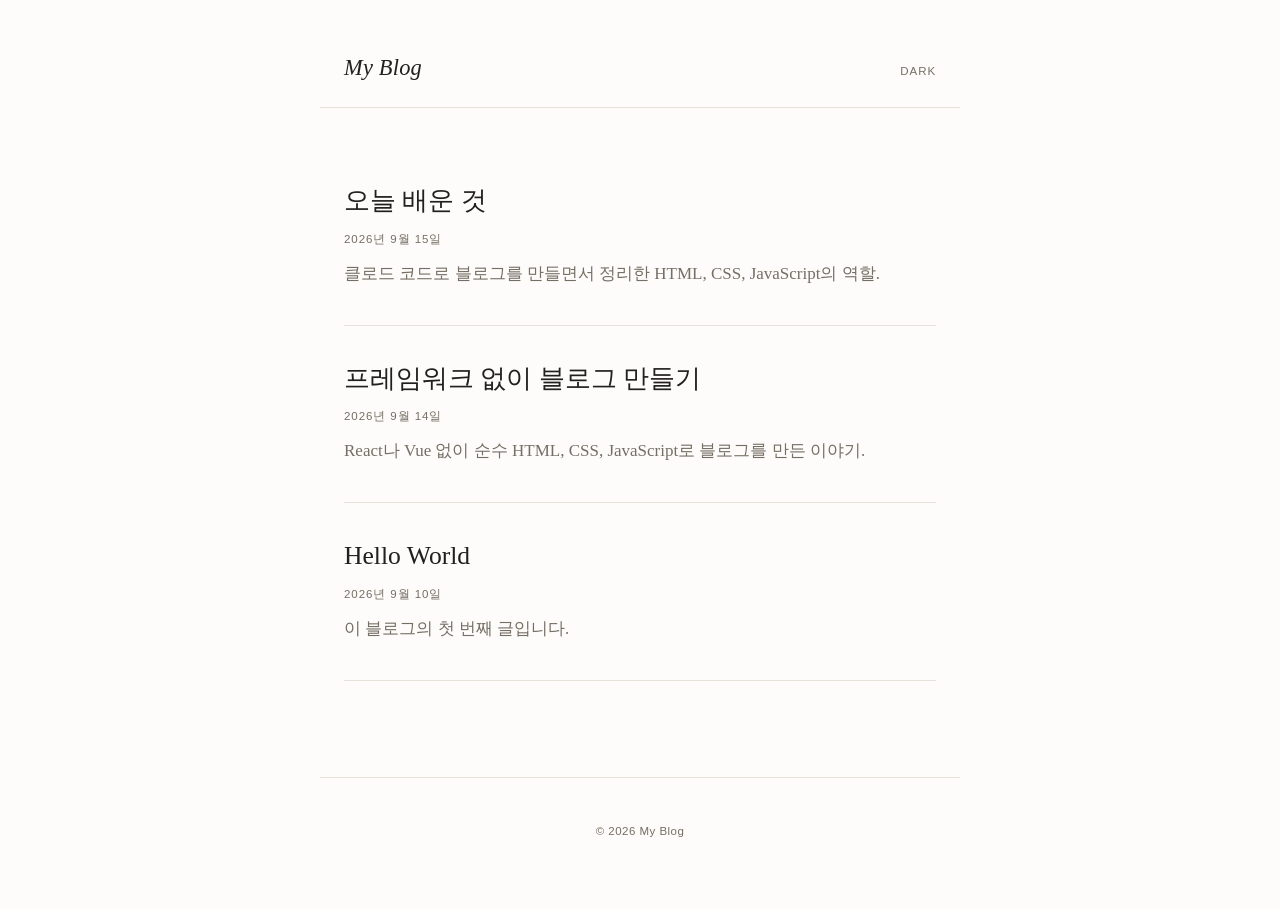
<file: index.html>
<!DOCTYPE html>
<html lang="ko">
<head>
<meta charset="UTF-8">
<meta name="viewport" content="width=device-width, initial-scale=1.0">
<title>My Blog</title>
<link rel="stylesheet" href="css/style.css">
<script>
  (function () {
    var saved = localStorage.getItem('theme');
    if (saved) document.documentElement.setAttribute('data-theme', saved);
  })();
</script>
</head>
<body>
  <header class="site-header">
    <a class="site-title" href="index.html">My Blog</a>
    <button id="theme-toggle" class="theme-toggle" aria-label="테마 전환" title="테마 전환">
      <span class="icon icon-sun">Dark</span>
      <span class="icon icon-moon">Light</span>
    </button>
  </header>

  <main class="container">
    <ul id="post-list" class="post-list">
      <li class="post-list-status">글을 불러오는 중...</li>
    </ul>
  </main>

  <footer class="site-footer">
    <p>&copy; <span id="year"></span> My Blog</p>
  </footer>

  <script src="js/theme.js"></script>
  <script src="js/markdown.js"></script>
  <script src="js/app.js"></script>
</body>
</html>
</file>
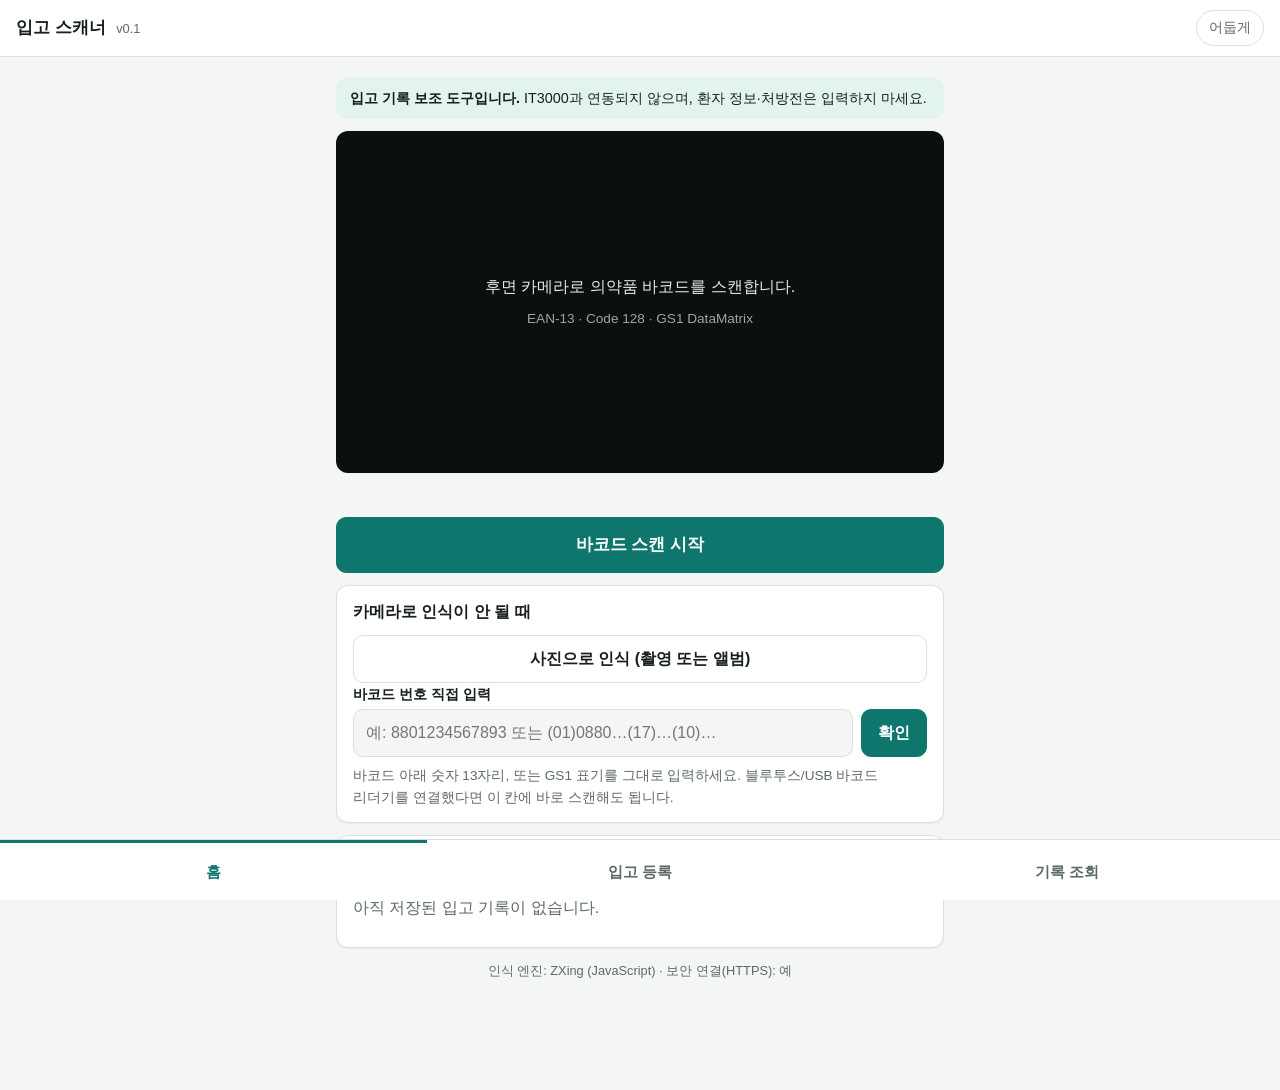
<file: pharmacy/index.html>
<!DOCTYPE html>
<html lang="ko">
<head>
<meta charset="UTF-8">
<meta name="viewport" content="width=device-width, initial-scale=1.0, viewport-fit=cover">
<meta name="robots" content="noindex">
<meta http-equiv="Content-Security-Policy" content="default-src 'self'; script-src 'self' 'sha256-612696SzyrfbVvUA0o4UFTeRKGoIwgdpD7ovoA6j/QU='; style-src 'self' 'unsafe-inline'; img-src 'self' blob:; media-src 'self' blob: mediastream:; connect-src 'self'; object-src 'none'; base-uri 'none'; form-action 'self'">
<meta name="referrer" content="no-referrer">
<meta name="theme-color" content="#0f766e">
<title>약국 입고 스캐너 v0.1</title>
<link rel="stylesheet" href="css/app.css">
<script>
  (function () {
    try {
      var saved = localStorage.getItem('pbs.theme');
      if (saved) document.documentElement.setAttribute('data-theme', saved);
    } catch (e) {}
  })();
</script>
</head>
<body>
  <header class="app-header">
    <div class="app-title">
      <strong>입고 스캐너</strong>
      <span class="app-version">v0.1</span>
    </div>
    <button id="theme-toggle" class="icon-btn" type="button" aria-label="화면 테마 전환">
      <span class="theme-label-dark">어둡게</span><span class="theme-label-light">밝게</span>
    </button>
  </header>

  <main id="main">
    <!-- 홈: 바코드 스캔 -->
    <section class="view" data-view="home" aria-labelledby="home-title">
      <h1 id="home-title" class="sr-only">바코드 스캔</h1>

      <div class="notice">
        <strong>입고 기록 보조 도구입니다.</strong>
        IT3000과 연동되지 않으며, 환자 정보·처방전은 입력하지 마세요.
      </div>

      <div class="scanner" id="scanner">
        <video id="video" class="scanner-video" playsinline muted></video>
        <div class="scanner-guide" aria-hidden="true"></div>
        <div class="scanner-idle" id="scanner-idle">
          <p>후면 카메라로 의약품 바코드를 스캔합니다.</p>
          <p class="muted">EAN-13 · Code 128 · GS1 DataMatrix</p>
        </div>
        <div class="scanner-tools" id="scanner-tools" hidden>
          <button type="button" class="chip" id="torch-btn" hidden aria-pressed="false">조명</button>
          <label class="zoom" id="zoom-wrap" hidden>확대
            <input type="range" id="zoom-range" min="1" max="4" step="0.1" value="1">
          </label>
        </div>
      </div>
      <p class="scanner-status" id="scanner-status" role="status" aria-live="polite"></p>
      <div class="error-box" id="camera-error" role="alert" hidden></div>

      <div class="btn-row">
        <button type="button" class="btn btn-primary btn-lg" id="scan-start">바코드 스캔 시작</button>
        <button type="button" class="btn btn-lg" id="scan-stop" hidden>스캔 중지</button>
      </div>

      <div class="card">
        <h2 class="card-title">카메라로 인식이 안 될 때</h2>
        <label class="btn btn-block file-btn">
          사진으로 인식 (촬영 또는 앨범)
          <input type="file" id="photo-input" accept="image/*">
        </label>
        <div id="region-picker" class="region-picker" hidden>
          <p class="hint">사진에서 바코드 부분을 손가락으로 끌어 사각형으로 감싼 뒤 [선택 영역 인식]을 누르세요.</p>
          <canvas id="region-canvas" aria-label="바코드 영역 지정"></canvas>
          <div class="btn-row">
            <button type="button" class="btn" id="region-cancel">닫기</button>
            <button type="button" class="btn btn-primary" id="region-retry" disabled>선택 영역 인식</button>
          </div>
        </div>
        <form id="manual-form" class="manual-form" autocomplete="off">
          <label for="manual-code">바코드 번호 직접 입력</label>
          <div class="input-row">
            <input id="manual-code" name="code" type="text" inputmode="text" enterkeyhint="go"
                   placeholder="예: 8801234567893 또는 (01)0880…(17)…(10)…" required>
            <button type="submit" class="btn btn-primary">확인</button>
          </div>
          <p class="hint">바코드 아래 숫자 13자리, 또는 GS1 표기를 그대로 입력하세요. 블루투스/USB 바코드 리더기를 연결했다면 이 칸에 바로 스캔해도 됩니다.</p>
        </form>
      </div>

      <div class="card">
        <h2 class="card-title">최근 입고 기록</h2>
        <ul class="record-list compact" id="recent-list"></ul>
      </div>

      <p class="engine-info" id="engine-info"></p>
    </section>

    <!-- 입고 등록 -->
    <section class="view" data-view="receive" aria-labelledby="receive-title" hidden>
      <h1 id="receive-title" class="view-title">입고 등록</h1>

      <div id="receive-empty" class="card" hidden>
        <p>먼저 바코드를 스캔하거나 입력하세요.</p>
        <a class="btn btn-primary btn-block" href="#home">홈에서 스캔하기</a>
      </div>

      <form id="receive-form" class="form" novalidate hidden>
        <fieldset class="card">
          <legend class="card-title">스캔한 바코드</legend>
          <dl class="kv">
            <dt>형식</dt><dd id="scan-format"></dd>
            <dt>원본 문자열</dt><dd><code id="scan-raw" class="raw"></code></dd>
            <dt>인식 방법</dt><dd id="scan-source"></dd>
            <dt>GTIN</dt><dd id="scan-gtin"></dd>
          </dl>
          <div id="scan-gs1" class="gs1-table" hidden></div>
          <ul id="scan-warnings" class="warnings" hidden></ul>
          <details class="diag" id="scan-diag">
            <summary>진단 정보 (스캔 원문 확인)</summary>
            <div id="scan-diag-body"></div>
          </details>
          <a href="#home" class="link" id="rescan-link">다른 바코드 스캔</a>
        </fieldset>

        <fieldset class="card">
          <legend class="card-title">의약품 정보</legend>
          <p id="product-status" class="status-pill"></p>
          <div class="field">
            <label for="f-name">약품명</label>
            <input id="f-name" name="name" type="text" placeholder="미확인" autocomplete="off">
          </div>
          <div class="field">
            <label for="f-manufacturer">제조사</label>
            <input id="f-manufacturer" name="manufacturer" type="text" placeholder="미확인" autocomplete="off">
          </div>
          <div class="field-grid">
            <div class="field">
              <label for="f-packUnit">포장단위</label>
              <input id="f-packUnit" name="packUnit" type="text" placeholder="예: 30정/병" autocomplete="off">
            </div>
            <div class="field">
              <label for="f-it3000Box">IT3000 박스번호</label>
              <input id="f-it3000Box" name="it3000Box" type="text" placeholder="예: A-12" autocomplete="off">
            </div>
          </div>
          <p class="hint">모르는 항목은 비워 두세요. 빈 칸은 '미확인'으로 저장됩니다. 약품 정보를 고치면 같은 바코드의 모든 입고 기록에 반영됩니다.</p>
        </fieldset>

        <fieldset class="card">
          <legend class="card-title">입고 정보</legend>
          <div class="field">
            <label for="f-supplier">공급처 <span class="req">필수</span></label>
            <input id="f-supplier" name="supplier" type="text" list="supplier-list" required autocomplete="off">
            <datalist id="supplier-list"></datalist>
          </div>
          <div class="field">
            <label for="f-receivedDate">실제 입고 날짜 <span class="req">필수</span></label>
            <input id="f-receivedDate" name="receivedDate" type="date" required>
          </div>
          <div class="field-grid">
            <div class="field">
              <label for="f-quantity">입고 수량 <span class="req">필수</span></label>
              <input id="f-quantity" name="quantity" type="number" inputmode="decimal" min="0" step="any" required>
            </div>
            <div class="field">
              <label for="f-unit">단위 <span class="req">필수</span></label>
              <input id="f-unit" name="unit" type="text" list="unit-list" required autocomplete="off">
              <datalist id="unit-list">
                <option value="박스"></option>
                <option value="통"></option>
                <option value="병"></option>
                <option value="개"></option>
                <option value="정"></option>
                <option value="캡슐"></option>
                <option value="포"></option>
                <option value="앰플"></option>
                <option value="바이알"></option>
                <option value="튜브"></option>
              </datalist>
            </div>
          </div>
          <div class="field-grid">
            <div class="field">
              <label for="f-barcodeLot">제조번호 (바코드)</label>
              <input id="f-barcodeLot" type="text" readonly tabindex="-1" placeholder="없음">
            </div>
            <div class="field">
              <label for="f-lot">제조번호 (포장 확인) <span class="opt">선택</span></label>
              <input id="f-lot" name="lot" type="text" autocomplete="off">
            </div>
          </div>
          <p class="hint" id="lot-hint">바코드 값은 수정할 수 없습니다. 포장 인쇄가 바코드 값과 같으면 비워 두세요.</p>
          <p class="status-pill warn" id="lot-mismatch" role="status" hidden></p>
          <div class="field">
            <label for="f-expiry">사용기한 <span class="opt">선택</span></label>
            <input id="f-expiry" name="expiry" type="date">
          </div>
          <p class="hint" id="gs1-prefill-hint" hidden>사용기한은 바코드에서 자동으로 채웠습니다. 포장 표기와 같은지 확인하세요.</p>
          <div class="field">
            <label for="f-memo">메모 <span class="opt">선택</span></label>
            <input id="f-memo" name="memo" type="text" autocomplete="off" placeholder="환자 정보는 입력하지 마세요">
          </div>
        </fieldset>

        <div class="card confirm-card">
          <label class="check">
            <input type="checkbox" id="f-confirm" required>
            <span>실물 포장의 제품명·규격과 위 정보가 일치하는지 <strong>직접 확인했습니다.</strong></span>
          </label>
          <p class="hint">바코드는 잘못 읽힐 수 있습니다. 이 기록은 재고 수량이나 조제 가능 여부를 나타내지 않습니다.</p>
        </div>

        <div class="error-box" id="form-error" role="alert" hidden></div>

        <div class="btn-row sticky-actions">
          <button type="button" class="btn" id="receive-cancel">취소</button>
          <button type="submit" class="btn btn-primary" id="receive-submit">입고 기록 저장</button>
        </div>
      </form>
    </section>

    <!-- 기록 조회 -->
    <section class="view" data-view="records" aria-labelledby="records-title" hidden>
      <h1 id="records-title" class="view-title">기록 조회</h1>

      <div class="tabs" role="tablist">
        <button type="button" role="tab" class="tab" id="tab-receipts" aria-selected="true">입고 기록</button>
        <button type="button" role="tab" class="tab" id="tab-products" aria-selected="false">약품</button>
      </div>

      <div class="filters">
        <input type="search" id="search-q" placeholder="약품명, 바코드, 공급처, 제조번호, 박스번호" aria-label="검색어">
        <div class="field-grid" id="date-filters">
          <label class="field">시작일<input type="date" id="search-from"></label>
          <label class="field">종료일<input type="date" id="search-to"></label>
        </div>
        <div id="product-filter" class="filter-chip" hidden>
          <span id="product-filter-label"></span>
          <button type="button" class="link" id="product-filter-clear">필터 해제</button>
        </div>
      </div>

      <p class="result-count" id="result-count" role="status"></p>
      <ul class="record-list" id="receipt-list"></ul>
      <ul class="record-list" id="product-list" hidden></ul>
      <p class="hint center">입고 기록은 실제 보유 재고 수량이 아닙니다.</p>

      <div class="card">
        <h2 class="card-title">데이터 관리</h2>
        <p class="hint" id="storage-info"></p>
        <label class="check small">
          <input type="checkbox" id="csv-excel" checked>
          <span>엑셀용 CSV (바코드 숫자가 지수로 바뀌지 않게 저장)</span>
        </label>
        <div class="btn-stack">
          <button type="button" class="btn" id="export-csv">CSV 내보내기 (현재 검색 결과)</button>
          <button type="button" class="btn" id="export-backup">백업 파일 저장 (JSON)</button>
          <label class="btn file-btn">백업 파일에서 복원
            <input type="file" id="import-backup" accept="application/json,.json">
          </label>
          <button type="button" class="btn btn-danger" id="clear-all">모든 데이터 삭제</button>
        </div>
        <p class="hint">데이터는 이 기기의 이 브라우저에만 저장됩니다. 브라우저 데이터 삭제, 앱 삭제, 다른 기기 사용 시 기록이 보이지 않으니 정기적으로 백업 파일을 저장하세요.</p>
      </div>
    </section>
  </main>

  <nav class="tabbar" aria-label="주요 화면">
    <a href="#home" data-nav="home">홈</a>
    <a href="#receive" data-nav="receive">입고 등록</a>
    <a href="#records" data-nav="records">기록 조회</a>
  </nav>

  <div class="toast" id="toast" role="status" aria-live="polite" hidden></div>

  <script src="vendor/zxing-library-0.21.3.min.js"></script>
  <script src="js/barcode.js"></script>
  <script src="js/store.js"></script>
  <script src="js/csv.js"></script>
  <script src="js/scanner.js"></script>
  <script src="js/app.js"></script>
</body>
</html>
</file>
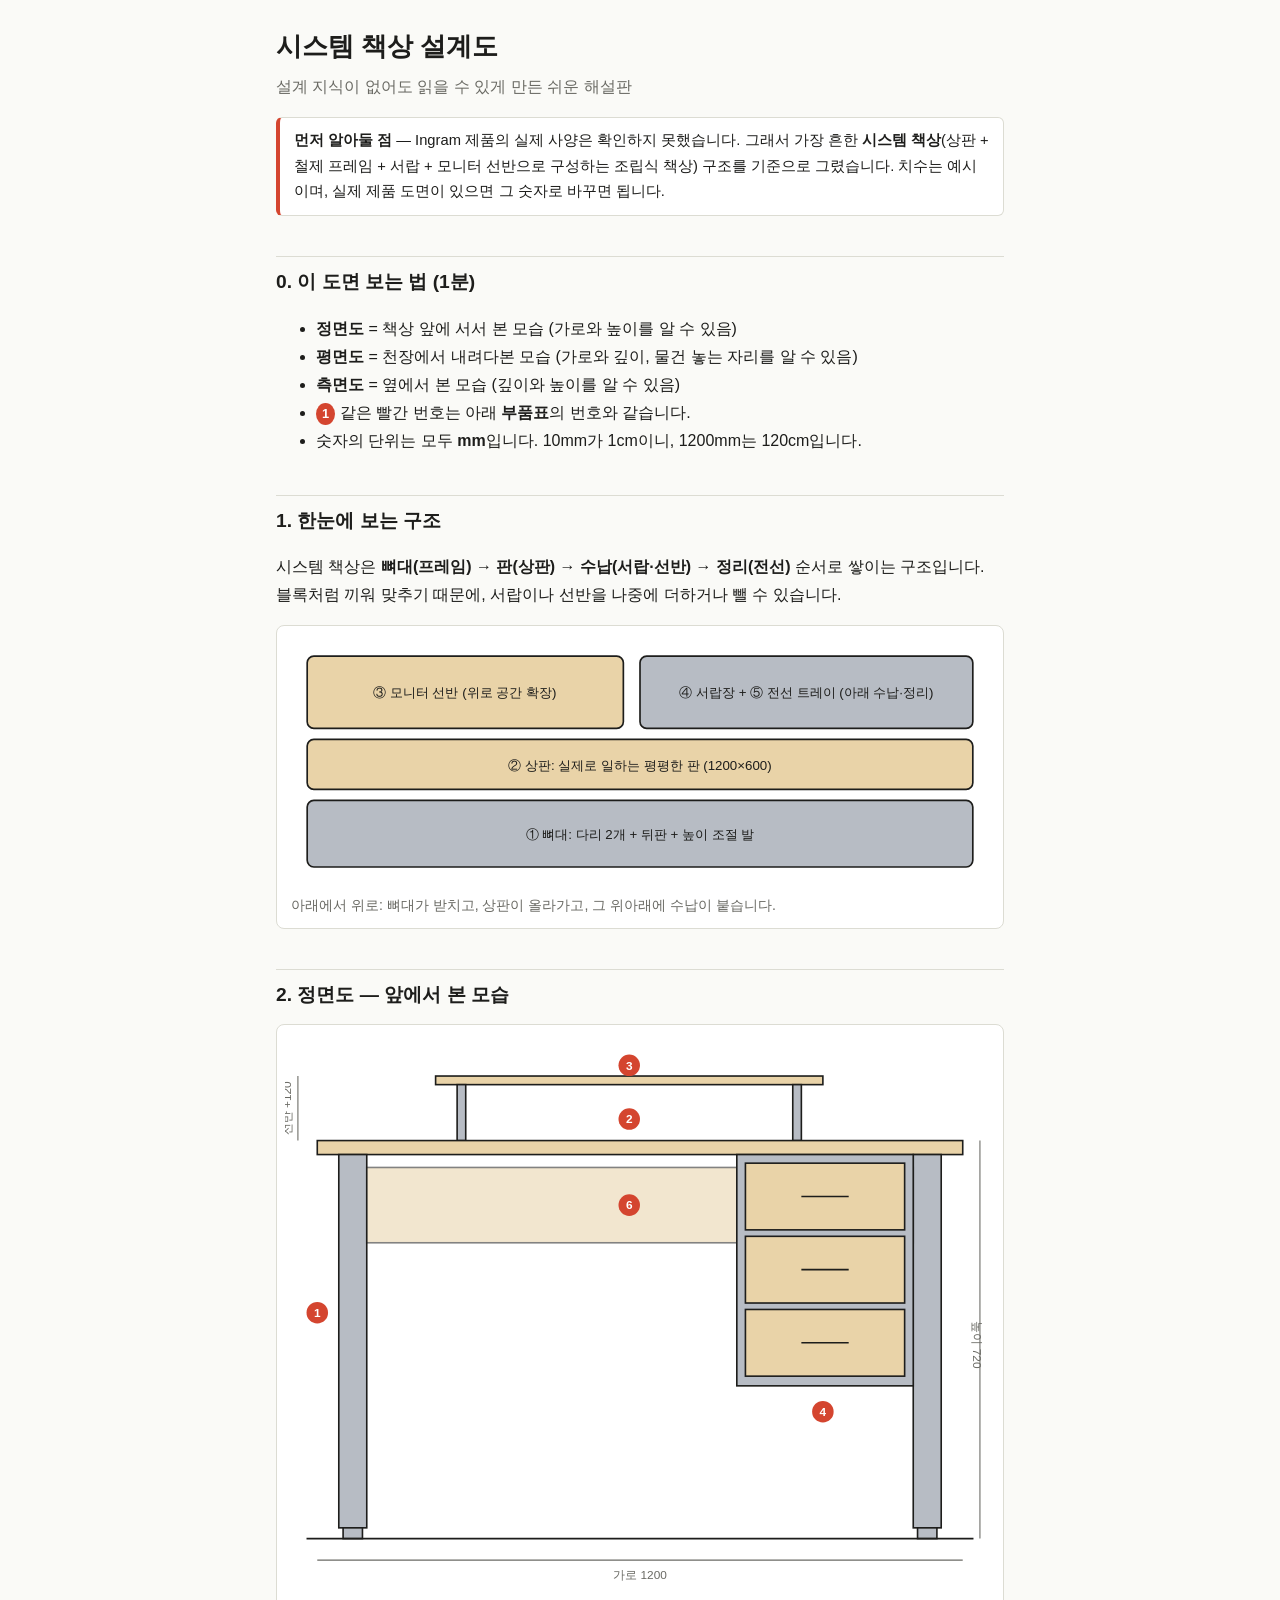
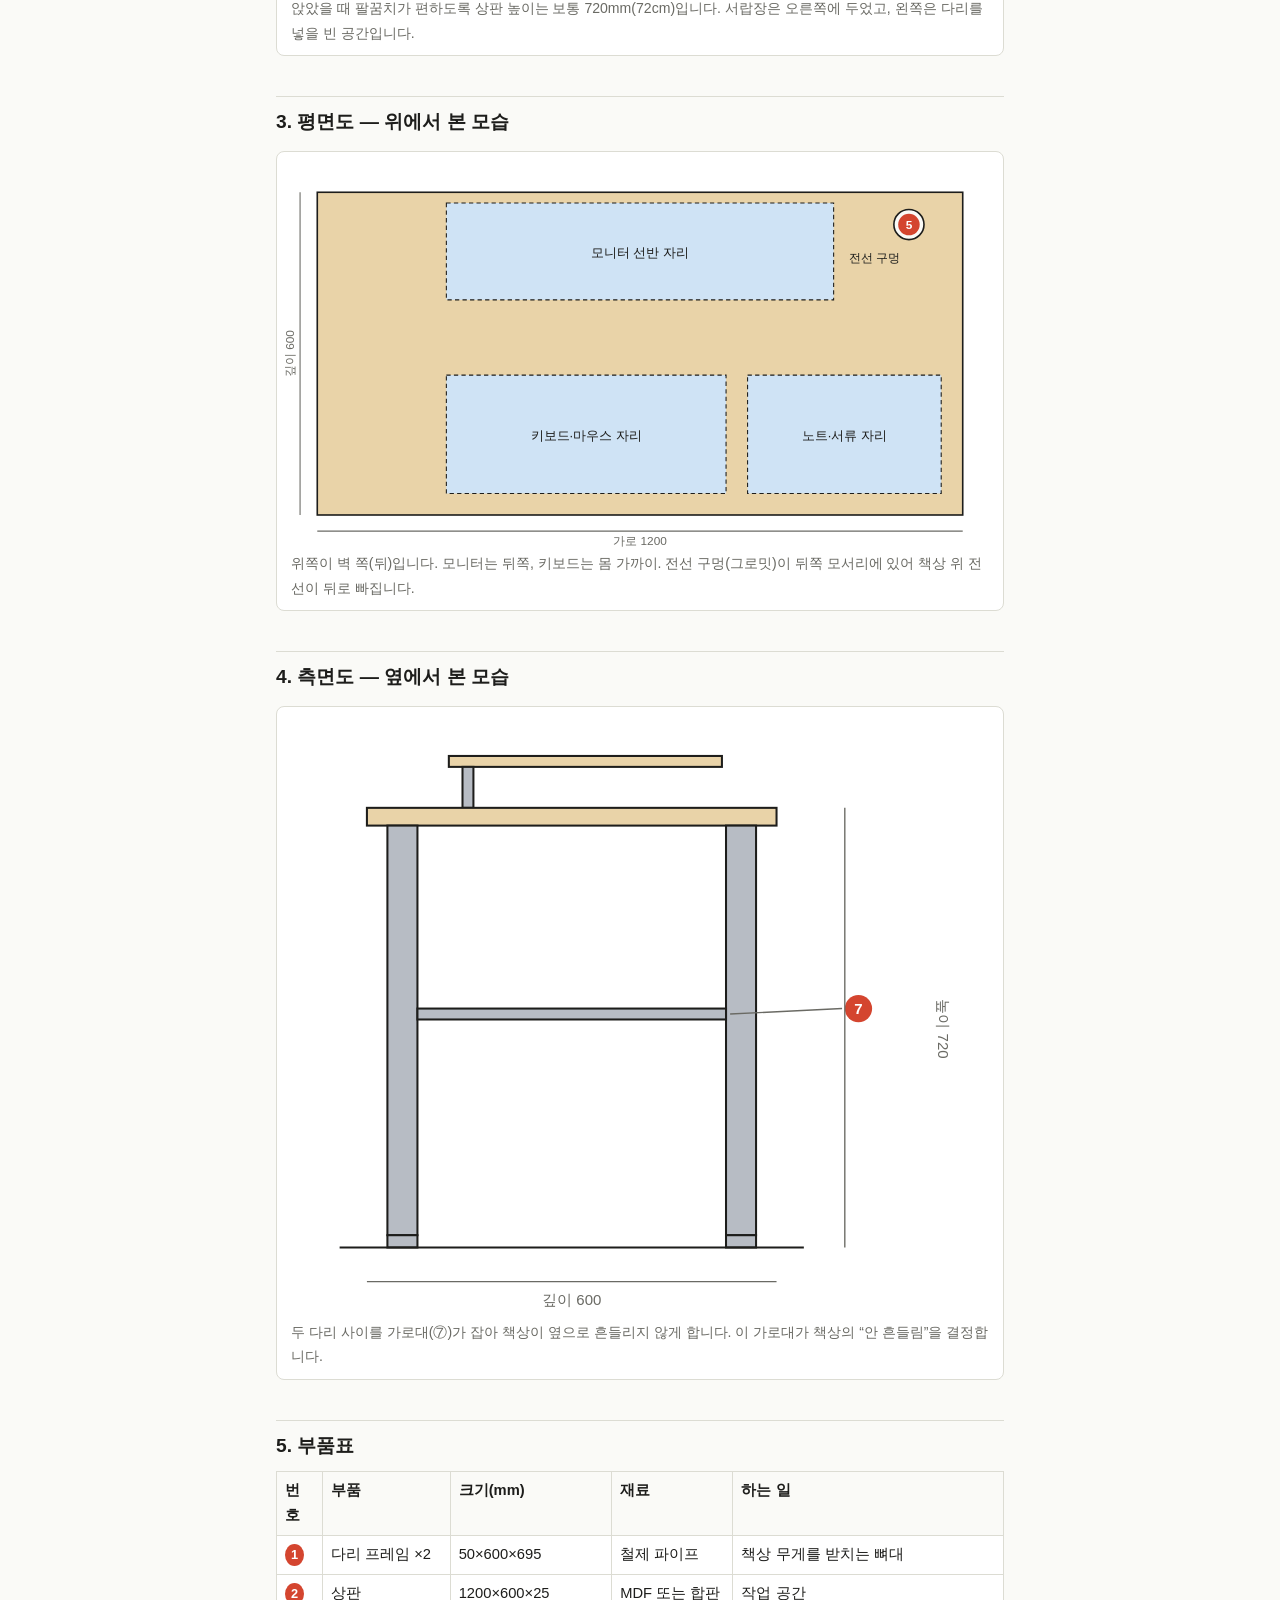
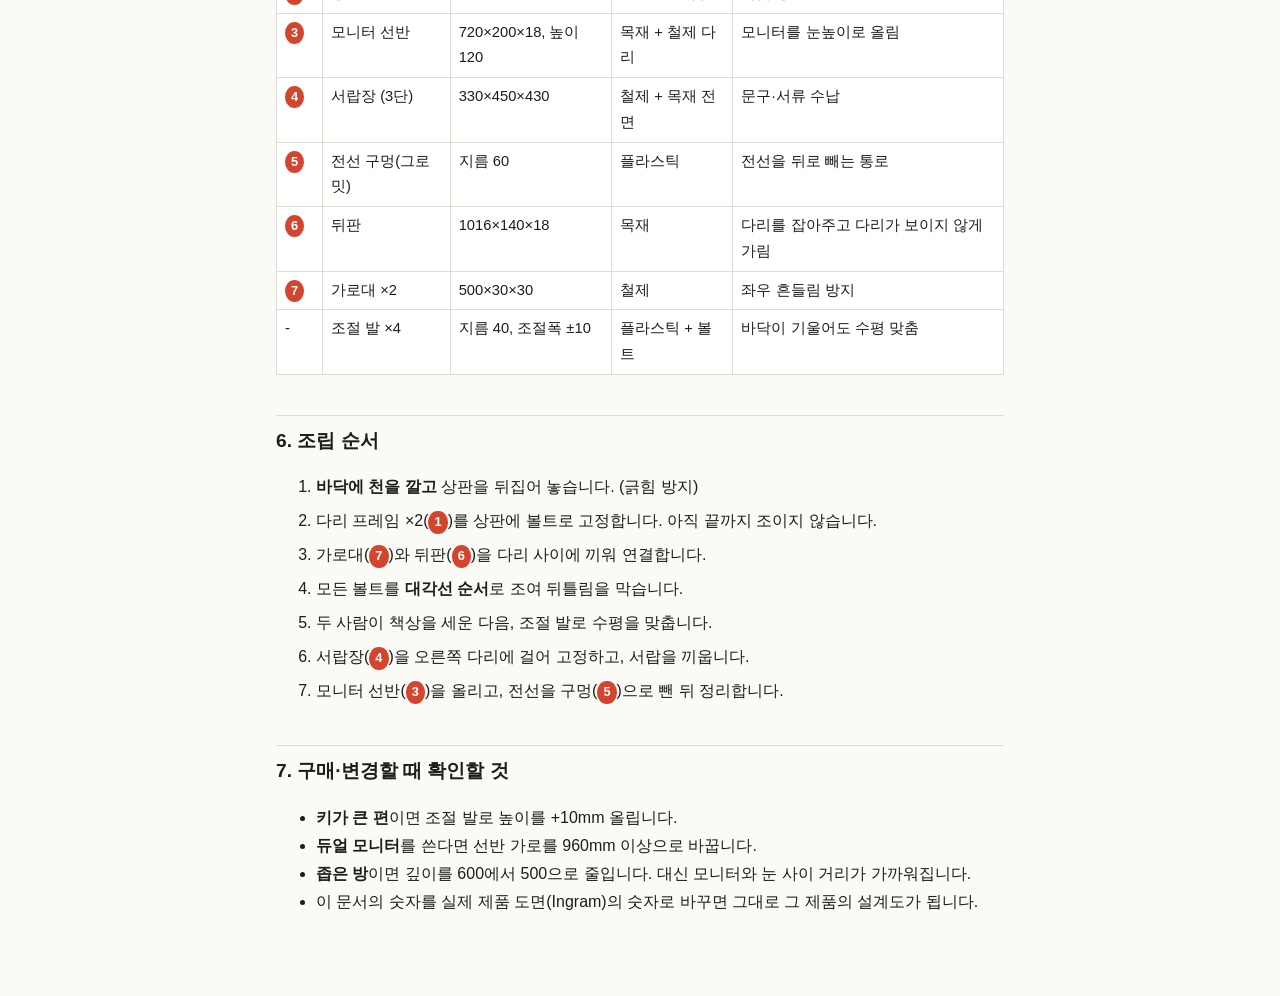
<file: desk-blueprint.html>
<!DOCTYPE html>
<html lang="ko">
<head>
<meta charset="UTF-8">
<meta name="viewport" content="width=device-width, initial-scale=1">
<title>시스템 책상 설계도</title>
<script>
  try { var t = localStorage.getItem('theme'); if (t) document.documentElement.setAttribute('data-theme', t); } catch (e) {}
</script>
<style>
  :root {
    --bg: #fafaf7; --fg: #1d1d1b; --muted: #6a6a64; --line: #1d1d1b;
    --panel: #ffffff; --border: #dcdcd3;
    --wood: #e9d3a8; --metal: #b7bcc4; --accent: #d4452f; --zone: #cfe3f5;
  }
  @media (prefers-color-scheme: dark) {
    :root:not([data-theme="light"]) {
      --bg: #151514; --fg: #ecece6; --muted: #a0a09a; --line: #ecece6;
      --panel: #1e1e1c; --border: #3a3a36;
      --wood: #7a6340; --metal: #5b6068; --accent: #ff7a63; --zone: #25465f;
    }
  }
  :root[data-theme="dark"] {
    --bg: #151514; --fg: #ecece6; --muted: #a0a09a; --line: #ecece6;
    --panel: #1e1e1c; --border: #3a3a36;
    --wood: #7a6340; --metal: #5b6068; --accent: #ff7a63; --zone: #25465f;
  }
  * { box-sizing: border-box; }
  body { margin: 0; background: var(--bg); color: var(--fg);
    font: 16px/1.75 -apple-system, "Noto Sans KR", "Malgun Gothic", sans-serif; }
  main { max-width: 760px; margin: 0 auto; padding: 24px 16px 64px; }
  h1 { font-size: 1.6rem; margin: 0 0 4px; }
  h2 { font-size: 1.2rem; margin: 40px 0 8px; padding-top: 8px; border-top: 1px solid var(--border); }
  p, li { color: var(--fg); }
  .sub { color: var(--muted); margin: 0 0 16px; }
  .note { background: var(--panel); border: 1px solid var(--border); border-left: 4px solid var(--accent);
    padding: 10px 14px; border-radius: 6px; font-size: .92rem; }
  figure { margin: 12px 0; background: var(--panel); border: 1px solid var(--border); border-radius: 8px; padding: 8px; }
  figcaption { font-size: .88rem; color: var(--muted); padding: 4px 6px 2px; }
  svg { width: 100%; height: auto; display: block; }
  svg text { fill: var(--fg); font: 12px sans-serif; }
  svg .dim { stroke: var(--muted); stroke-width: 1; fill: none; }
  svg .dimtxt { fill: var(--muted); font-size: 11px; }
  svg .part { stroke: var(--line); stroke-width: 1.5; }
  svg .wood { fill: var(--wood); }
  svg .metal { fill: var(--metal); }
  svg .zone { fill: var(--zone); stroke: var(--line); stroke-dasharray: 4 3; stroke-width: 1; }
  svg .no { fill: var(--accent); }
  svg .notxt { fill: #fff; font-weight: 700; font-size: 11px; text-anchor: middle; }
  table { width: 100%; border-collapse: collapse; font-size: .92rem; background: var(--panel); }
  th, td { border: 1px solid var(--border); padding: 6px 8px; text-align: left; vertical-align: top; }
  th { background: var(--bg); }
  .tablewrap { overflow-x: auto; }
  ol.steps li { margin-bottom: 6px; }
  .tag { display: inline-block; min-width: 1.5em; text-align: center; background: var(--accent); color: #fff;
    border-radius: 50%; font-size: .8rem; font-weight: 700; }
  a { color: var(--accent); }
</style>
</head>
<body>
<main>
  <h1>시스템 책상 설계도</h1>
  <p class="sub">설계 지식이 없어도 읽을 수 있게 만든 쉬운 해설판</p>

  <p class="note"><strong>먼저 알아둘 점</strong> — Ingram 제품의 실제 사양은 확인하지 못했습니다.
  그래서 가장 흔한 <b>시스템 책상</b>(상판 + 철제 프레임 + 서랍 + 모니터 선반으로 구성하는 조립식 책상) 구조를 기준으로 그렸습니다.
  치수는 예시이며, 실제 제품 도면이 있으면 그 숫자로 바꾸면 됩니다.</p>

  <h2>0. 이 도면 보는 법 (1분)</h2>
  <ul>
    <li><b>정면도</b> = 책상 앞에 서서 본 모습 (가로와 높이를 알 수 있음)</li>
    <li><b>평면도</b> = 천장에서 내려다본 모습 (가로와 깊이, 물건 놓는 자리를 알 수 있음)</li>
    <li><b>측면도</b> = 옆에서 본 모습 (깊이와 높이를 알 수 있음)</li>
    <li><span class="tag">1</span> 같은 빨간 번호는 아래 <b>부품표</b>의 번호와 같습니다.</li>
    <li>숫자의 단위는 모두 <b>mm</b>입니다. 10mm가 1cm이니, 1200mm는 120cm입니다.</li>
  </ul>

  <h2>1. 한눈에 보는 구조</h2>
  <p>시스템 책상은 <b>뼈대(프레임) → 판(상판) → 수납(서랍·선반) → 정리(전선)</b> 순서로 쌓이는 구조입니다.
  블록처럼 끼워 맞추기 때문에, 서랍이나 선반을 나중에 더하거나 뺄 수 있습니다.</p>

  <figure>
    <svg viewBox="0 0 640 230" role="img" aria-label="구조 개요 블록도">
      <rect class="part metal" x="20" y="150" width="600" height="60" rx="6"/>
      <text x="320" y="185" text-anchor="middle">① 뼈대: 다리 2개 + 뒤판 + 높이 조절 발</text>
      <rect class="part wood" x="20" y="95" width="600" height="45" rx="6"/>
      <text x="320" y="123" text-anchor="middle">② 상판: 실제로 일하는 평평한 판 (1200×600)</text>
      <rect class="part wood" x="20" y="20" width="285" height="65" rx="6"/>
      <text x="162" y="57" text-anchor="middle">③ 모니터 선반 (위로 공간 확장)</text>
      <rect class="part metal" x="320" y="20" width="300" height="65" rx="6"/>
      <text x="470" y="57" text-anchor="middle">④ 서랍장 + ⑤ 전선 트레이 (아래 수납·정리)</text>
    </svg>
    <figcaption>아래에서 위로: 뼈대가 받치고, 상판이 올라가고, 그 위아래에 수납이 붙습니다.</figcaption>
  </figure>

  <h2>2. 정면도 — 앞에서 본 모습</h2>
  <figure>
    <svg viewBox="0 0 660 520" role="img" aria-label="정면도">
      <!-- 모니터 선반 -->
      <rect class="part wood" x="140" y="40" width="360" height="8"/>
      <rect class="part metal" x="160" y="48" width="8" height="52"/>
      <rect class="part metal" x="472" y="48" width="8" height="52"/>
      <!-- 상판 -->
      <rect class="part wood" x="30" y="100" width="600" height="13"/>
      <!-- 다리 -->
      <rect class="part metal" x="50" y="113" width="26" height="347"/>
      <rect class="part metal" x="584" y="113" width="26" height="347"/>
      <!-- 뒤판 -->
      <rect class="part wood" x="76" y="125" width="508" height="70" style="opacity:.55"/>
      <!-- 서랍장 -->
      <rect class="part metal" x="420" y="113" width="164" height="215"/>
      <rect class="part wood" x="428" y="121" width="148" height="62"/>
      <rect class="part wood" x="428" y="189" width="148" height="62"/>
      <rect class="part wood" x="428" y="257" width="148" height="62"/>
      <line class="part" x1="480" y1="152" x2="524" y2="152"/>
      <line class="part" x1="480" y1="220" x2="524" y2="220"/>
      <line class="part" x1="480" y1="288" x2="524" y2="288"/>
      <!-- 발 -->
      <rect class="part metal" x="54" y="460" width="18" height="10"/>
      <rect class="part metal" x="588" y="460" width="18" height="10"/>
      <line class="part" x1="20" y1="470" x2="640" y2="470"/>
      <!-- 번호 -->
      <g><circle class="no" cx="320" cy="30" r="10"/><text class="notxt" x="320" y="34">3</text></g>
      <g><circle class="no" cx="320" cy="80" r="10"/><text class="notxt" x="320" y="84">2</text></g>
      <g><circle class="no" cx="30" cy="260" r="10"/><text class="notxt" x="30" y="264">1</text></g>
      <g><circle class="no" cx="500" cy="352" r="10"/><text class="notxt" x="500" y="356">4</text></g>
      <g><circle class="no" cx="320" cy="160" r="10"/><text class="notxt" x="320" y="164">6</text></g>
      <g><circle class="no" cx="632" cy="470" r="10" style="display:none"/></g>
      <!-- 치수 -->
      <line class="dim" x1="30" y1="490" x2="630" y2="490"/>
      <text class="dimtxt" x="330" y="508" text-anchor="middle">가로 1200</text>
      <line class="dim" x1="646" y1="100" x2="646" y2="470"/>
      <text class="dimtxt" x="640" y="290" transform="rotate(90 640 290)" text-anchor="middle">높이 720</text>
      <line class="dim" x1="12" y1="100" x2="12" y2="40"/>
      <text class="dimtxt" x="6" y="70" transform="rotate(-90 6 70)" text-anchor="middle">선반 +120</text>
    </svg>
    <figcaption>앉았을 때 팔꿈치가 편하도록 상판 높이는 보통 720mm(72cm)입니다. 서랍장은 오른쪽에 두었고, 왼쪽은 다리를 넣을 빈 공간입니다.</figcaption>
  </figure>

  <h2>3. 평면도 — 위에서 본 모습</h2>
  <figure>
    <svg viewBox="0 0 660 360" role="img" aria-label="평면도">
      <rect class="part wood" x="30" y="30" width="600" height="300"/>
      <rect class="zone" x="150" y="40" width="360" height="90"/>
      <text x="330" y="90" text-anchor="middle">모니터 선반 자리</text>
      <rect class="zone" x="150" y="200" width="260" height="110"/>
      <text x="280" y="260" text-anchor="middle">키보드·마우스 자리</text>
      <rect class="zone" x="430" y="200" width="180" height="110"/>
      <text x="520" y="260" text-anchor="middle">노트·서류 자리</text>
      <circle class="part" cx="580" cy="60" r="14" style="fill:var(--bg)"/>
      <g><circle class="no" cx="580" cy="60" r="10"/><text class="notxt" x="580" y="64">5</text></g>
      <text x="548" y="95" text-anchor="middle" style="font-size:11px">전선 구멍</text>
      <line class="dim" x1="30" y1="345" x2="630" y2="345"/>
      <text class="dimtxt" x="330" y="358" text-anchor="middle">가로 1200</text>
      <line class="dim" x1="14" y1="30" x2="14" y2="330"/>
      <text class="dimtxt" x="8" y="180" transform="rotate(-90 8 180)" text-anchor="middle">깊이 600</text>
    </svg>
    <figcaption>위쪽이 벽 쪽(뒤)입니다. 모니터는 뒤쪽, 키보드는 몸 가까이. 전선 구멍(그로밋)이 뒤쪽 모서리에 있어 책상 위 전선이 뒤로 빠집니다.</figcaption>
  </figure>

  <h2>4. 측면도 — 옆에서 본 모습</h2>
  <figure>
    <svg viewBox="0 0 520 440" role="img" aria-label="측면도">
      <rect class="part wood" x="120" y="30" width="200" height="8"/>
      <rect class="part metal" x="130" y="38" width="8" height="30"/>
      <rect class="part wood" x="60" y="68" width="300" height="13"/>
      <rect class="part metal" x="75" y="81" width="22" height="300"/>
      <rect class="part metal" x="323" y="81" width="22" height="300"/>
      <rect class="part metal" x="97" y="215" width="226" height="8"/>
      <rect class="part metal" x="75" y="381" width="22" height="9"/>
      <rect class="part metal" x="323" y="381" width="22" height="9"/>
      <line class="part" x1="40" y1="390" x2="380" y2="390"/>
      <g><circle class="no" cx="420" cy="215" r="10"/><text class="notxt" x="420" y="219">7</text></g>
      <line class="dim" x1="408" y1="215" x2="326" y2="219"/>
      <line class="dim" x1="60" y1="415" x2="360" y2="415"/>
      <text class="dimtxt" x="210" y="432" text-anchor="middle">깊이 600</text>
      <line class="dim" x1="410" y1="68" x2="410" y2="390"/>
      <text class="dimtxt" x="478" y="230" transform="rotate(90 478 230)" text-anchor="middle">높이 720</text>
    </svg>
    <figcaption>두 다리 사이를 가로대(⑦)가 잡아 책상이 옆으로 흔들리지 않게 합니다. 이 가로대가 책상의 “안 흔들림”을 결정합니다.</figcaption>
  </figure>

  <h2>5. 부품표</h2>
  <div class="tablewrap">
  <table>
    <thead><tr><th>번호</th><th>부품</th><th>크기(mm)</th><th>재료</th><th>하는 일</th></tr></thead>
    <tbody>
      <tr><td><span class="tag">1</span></td><td>다리 프레임 ×2</td><td>50×600×695</td><td>철제 파이프</td><td>책상 무게를 받치는 뼈대</td></tr>
      <tr><td><span class="tag">2</span></td><td>상판</td><td>1200×600×25</td><td>MDF 또는 합판</td><td>작업 공간</td></tr>
      <tr><td><span class="tag">3</span></td><td>모니터 선반</td><td>720×200×18, 높이 120</td><td>목재 + 철제 다리</td><td>모니터를 눈높이로 올림</td></tr>
      <tr><td><span class="tag">4</span></td><td>서랍장 (3단)</td><td>330×450×430</td><td>철제 + 목재 전면</td><td>문구·서류 수납</td></tr>
      <tr><td><span class="tag">5</span></td><td>전선 구멍(그로밋)</td><td>지름 60</td><td>플라스틱</td><td>전선을 뒤로 빼는 통로</td></tr>
      <tr><td><span class="tag">6</span></td><td>뒤판</td><td>1016×140×18</td><td>목재</td><td>다리를 잡아주고 다리가 보이지 않게 가림</td></tr>
      <tr><td><span class="tag">7</span></td><td>가로대 ×2</td><td>500×30×30</td><td>철제</td><td>좌우 흔들림 방지</td></tr>
      <tr><td>-</td><td>조절 발 ×4</td><td>지름 40, 조절폭 ±10</td><td>플라스틱 + 볼트</td><td>바닥이 기울어도 수평 맞춤</td></tr>
    </tbody>
  </table>
  </div>

  <h2>6. 조립 순서</h2>
  <ol class="steps">
    <li><b>바닥에 천을 깔고</b> 상판을 뒤집어 놓습니다. (긁힘 방지)</li>
    <li>다리 프레임 ×2(<span class="tag">1</span>)를 상판에 볼트로 고정합니다. 아직 끝까지 조이지 않습니다.</li>
    <li>가로대(<span class="tag">7</span>)와 뒤판(<span class="tag">6</span>)을 다리 사이에 끼워 연결합니다.</li>
    <li>모든 볼트를 <b>대각선 순서</b>로 조여 뒤틀림을 막습니다.</li>
    <li>두 사람이 책상을 세운 다음, 조절 발로 수평을 맞춥니다.</li>
    <li>서랍장(<span class="tag">4</span>)을 오른쪽 다리에 걸어 고정하고, 서랍을 끼웁니다.</li>
    <li>모니터 선반(<span class="tag">3</span>)을 올리고, 전선을 구멍(<span class="tag">5</span>)으로 뺀 뒤 정리합니다.</li>
  </ol>

  <h2>7. 구매·변경할 때 확인할 것</h2>
  <ul>
    <li><b>키가 큰 편</b>이면 조절 발로 높이를 +10mm 올립니다.</li>
    <li><b>듀얼 모니터</b>를 쓴다면 선반 가로를 960mm 이상으로 바꿉니다.</li>
    <li><b>좁은 방</b>이면 깊이를 600에서 500으로 줄입니다. 대신 모니터와 눈 사이 거리가 가까워집니다.</li>
    <li>이 문서의 숫자를 실제 제품 도면(Ingram)의 숫자로 바꾸면 그대로 그 제품의 설계도가 됩니다.</li>
  </ul>
</main>
</body>
</html>
</file>
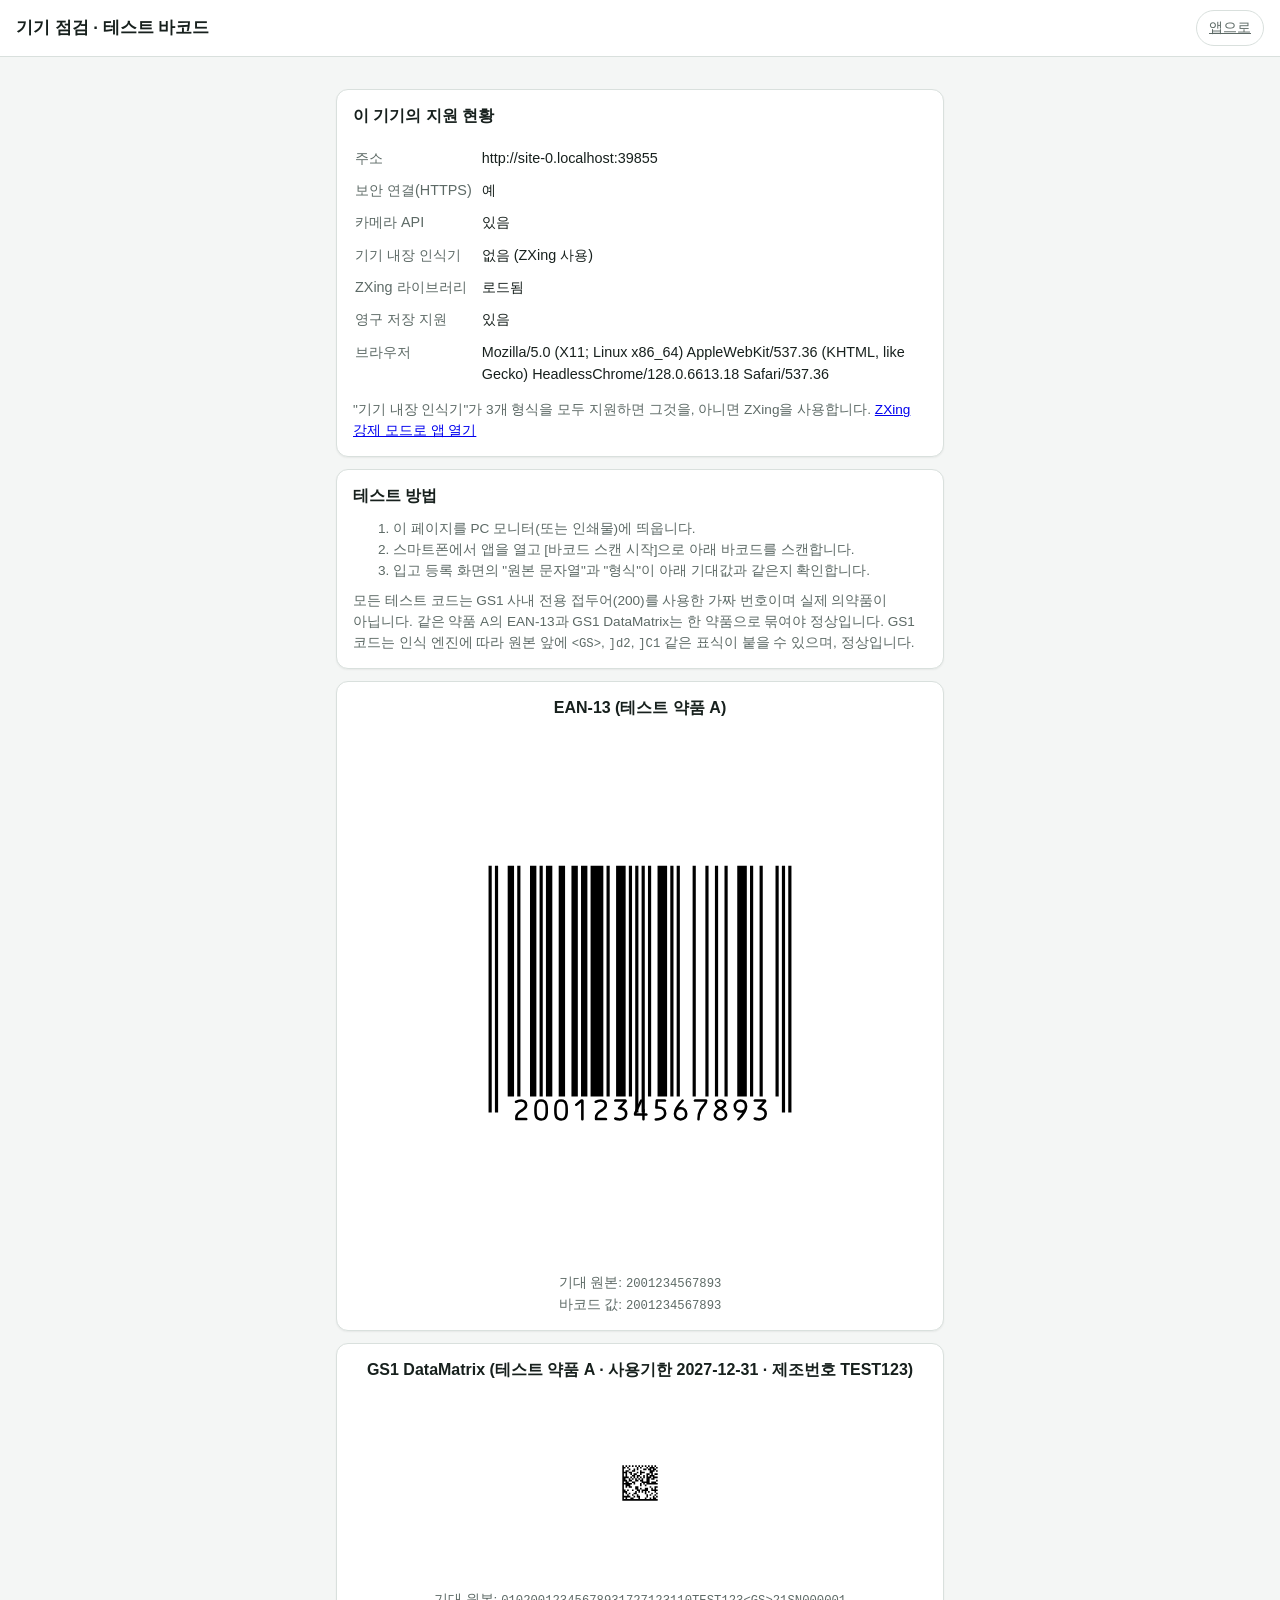
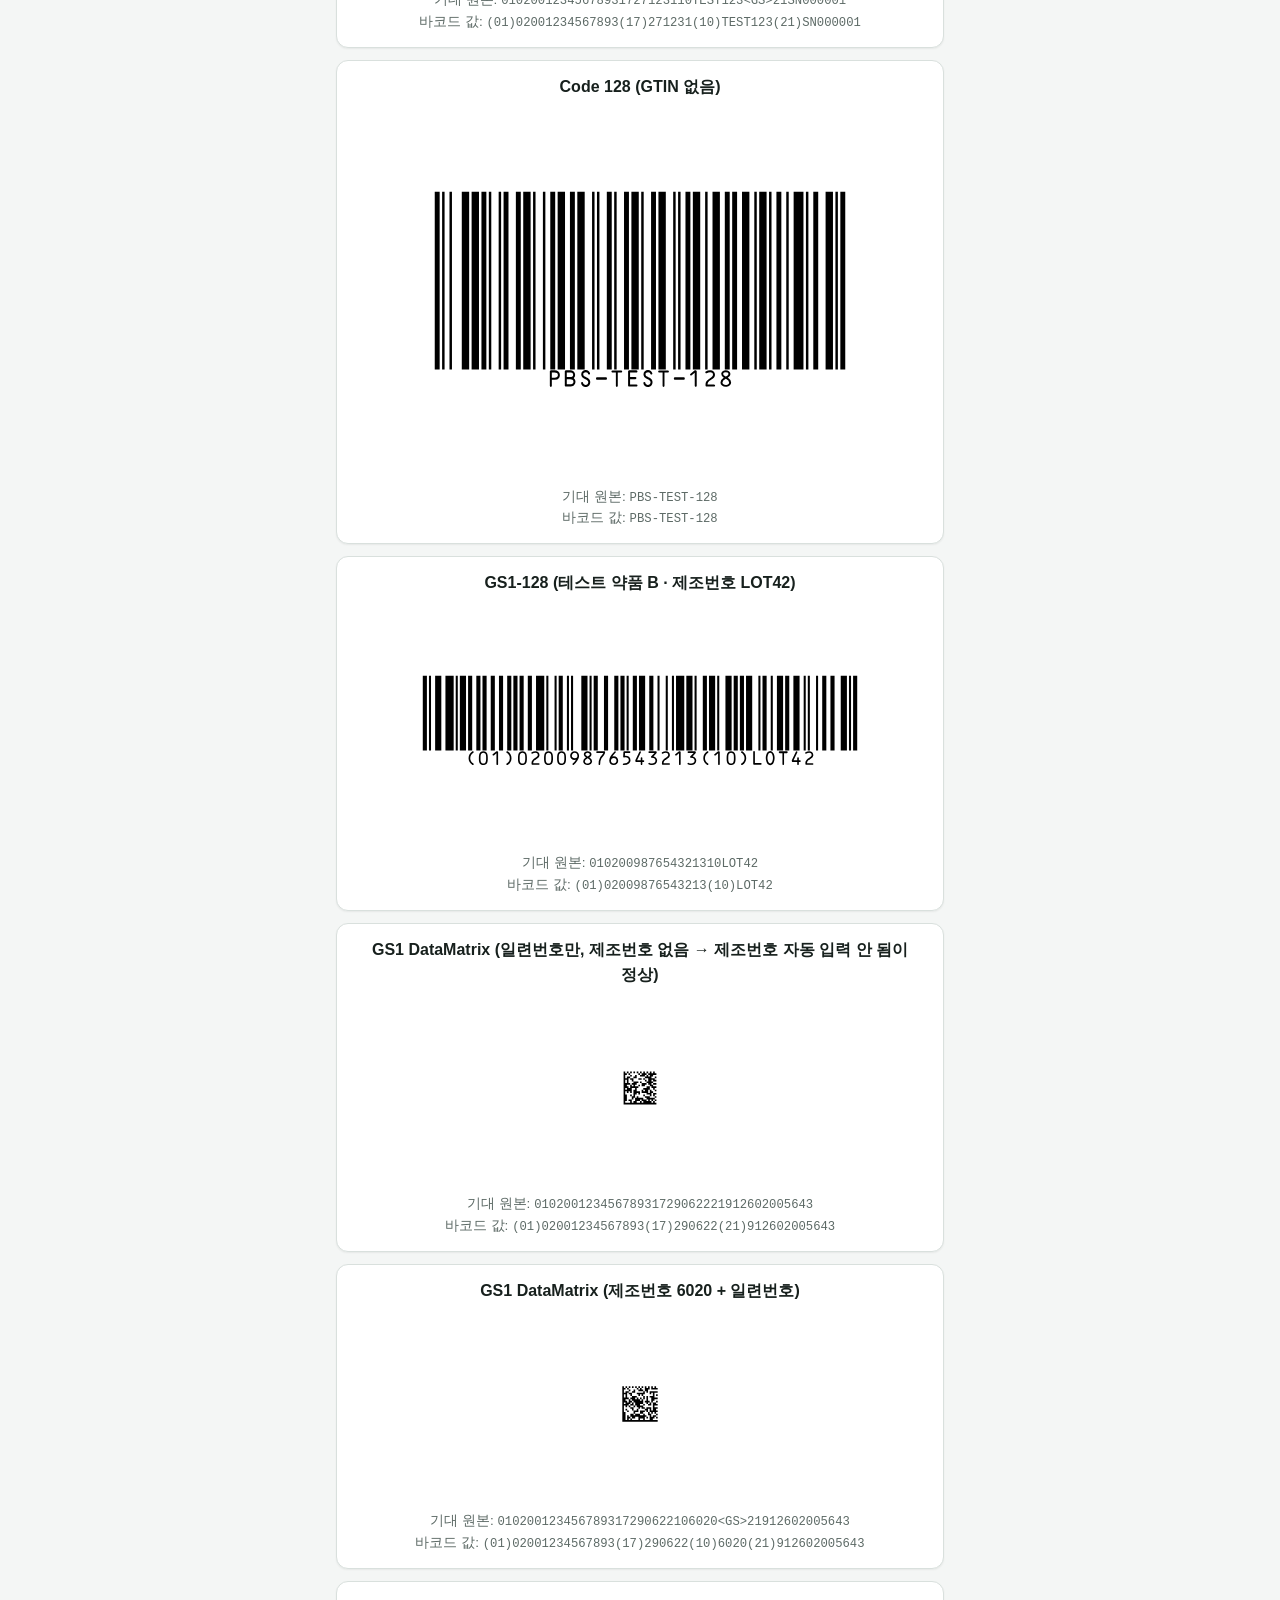
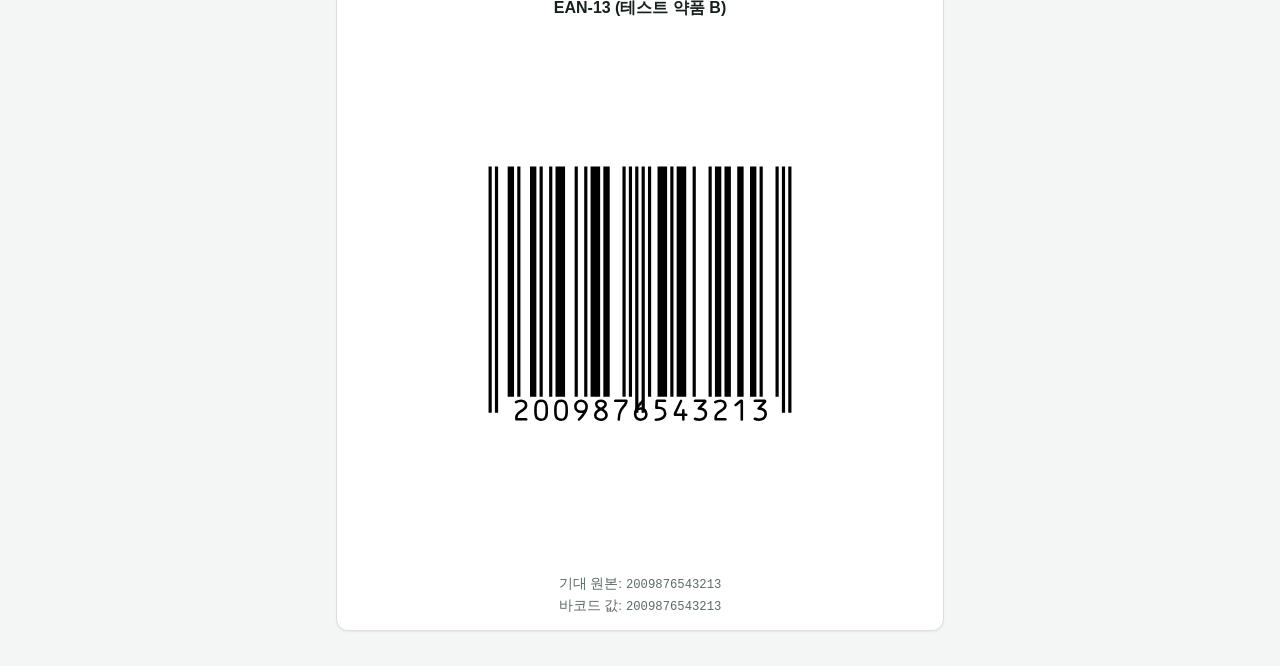
<file: pharmacy/test.html>
<!DOCTYPE html>
<html lang="ko">
<head>
<meta charset="UTF-8">
<meta name="viewport" content="width=device-width, initial-scale=1.0">
<meta name="robots" content="noindex">
<meta http-equiv="Content-Security-Policy" content="default-src 'self'; script-src 'self' 'sha256-612696SzyrfbVvUA0o4UFTeRKGoIwgdpD7ovoA6j/QU='; style-src 'self' 'unsafe-inline'; img-src 'self' blob:; media-src 'self' blob: mediastream:; connect-src 'self'; object-src 'none'; base-uri 'none'; form-action 'self'">
<meta name="referrer" content="no-referrer">
<title>입고 스캐너 – 기기 점검 / 테스트 바코드</title>
<link rel="stylesheet" href="css/app.css">
<script>
  (function () {
    try {
      var saved = localStorage.getItem('pbs.theme');
      if (saved) document.documentElement.setAttribute('data-theme', saved);
    } catch (e) {}
  })();
</script>
<style>
  body { padding-bottom: 24px; }
  .sample { text-align: center; }
  .sample img { background: #fff; max-width: 100%; height: auto; padding: 8px; border-radius: 8px; }
  .sample img.dm { width: 180px; image-rendering: pixelated; }
  .diag td { padding: 4px 8px 4px 0; vertical-align: top; font-size: 0.9rem; }
  .diag td:first-child { color: var(--muted); white-space: nowrap; }
</style>
</head>
<body>
  <header class="app-header">
    <div class="app-title"><strong>기기 점검 · 테스트 바코드</strong></div>
    <a class="icon-btn" href="index.html">앱으로</a>
  </header>
  <main>
    <div class="card">
      <h2 class="card-title">이 기기의 지원 현황</h2>
      <table class="diag"><tbody id="diag"></tbody></table>
      <p class="hint">"기기 내장 인식기"가 3개 형식을 모두 지원하면 그것을, 아니면 ZXing을 사용합니다.
        <a href="index.html?engine=zxing">ZXing 강제 모드로 앱 열기</a></p>
    </div>

    <div class="card">
      <h2 class="card-title">테스트 방법</h2>
      <ol class="hint">
        <li>이 페이지를 PC 모니터(또는 인쇄물)에 띄웁니다.</li>
        <li>스마트폰에서 앱을 열고 [바코드 스캔 시작]으로 아래 바코드를 스캔합니다.</li>
        <li>입고 등록 화면의 "원본 문자열"과 "형식"이 아래 기대값과 같은지 확인합니다.</li>
      </ol>
      <p class="hint">모든 테스트 코드는 GS1 사내 전용 접두어(200)를 사용한 가짜 번호이며 실제 의약품이 아닙니다.
        같은 약품 A의 EAN-13과 GS1 DataMatrix는 한 약품으로 묶여야 정상입니다.
        GS1 코드는 인식 엔진에 따라 원본 앞에 <code>&lt;GS&gt;</code>, <code>]d2</code>, <code>]C1</code> 같은 표식이 붙을 수 있으며, 정상입니다.</p>
    </div>

    <div id="samples"></div>
  </main>

  <script src="vendor/zxing-library-0.21.3.min.js"></script>
  <script src="js/test-page.js"></script>
</body>
</html>
</file>
<file: css/style.css>
:root {
  --font-serif: Georgia, "Iowan Old Style", "Palatino Linotype", "Book Antiqua", Palatino, serif;
  --font-sans: -apple-system, BlinkMacSystemFont, "Segoe UI", Roboto, Helvetica, Arial, sans-serif;

  --bg: #fdfcfa;
  --bg-elevated: #fdfcfa;
  --text: #22201d;
  --text-secondary: #756e64;
  --border: #e8e3da;
  --accent: #a4372a;
  --code-bg: #f2ede3;
  --code-text: #8a4b1f;

  --max-width: 640px;
}

@media (prefers-color-scheme: dark) {
  :root:not([data-theme="light"]) {
    --bg: #1c1a17;
    --bg-elevated: #1c1a17;
    --text: #e9e4da;
    --text-secondary: #a39a8c;
    --border: #34302a;
    --accent: #e0836a;
    --code-bg: #262220;
    --code-text: #e0a672;
  }
}

:root[data-theme="dark"] {
  --bg: #1c1a17;
  --bg-elevated: #1c1a17;
  --text: #e9e4da;
  --text-secondary: #a39a8c;
  --border: #34302a;
  --accent: #e0836a;
  --code-bg: #262220;
  --code-text: #e0a672;
}

* {
  box-sizing: border-box;
}

html {
  color-scheme: light dark;
}

body {
  margin: 0;
  background: var(--bg);
  color: var(--text);
  font-family: var(--font-serif);
  font-size: 1.0625rem;
  line-height: 1.75;
  -webkit-font-smoothing: antialiased;
  transition: background 0.15s ease, color 0.15s ease;
}

.container {
  max-width: var(--max-width);
  margin: 0 auto;
  padding: 40px 24px 96px;
}

/* Header */

.site-header {
  display: flex;
  align-items: baseline;
  justify-content: space-between;
  max-width: var(--max-width);
  margin: 0 auto;
  padding: 48px 24px 0;
  border-bottom: 1px solid var(--border);
  padding-bottom: 20px;
}

.site-title {
  font-family: var(--font-serif);
  font-style: italic;
  font-size: 1.4rem;
  color: var(--text);
  text-decoration: none;
  letter-spacing: 0.01em;
}

.theme-toggle {
  border: none;
  background: none;
  color: var(--text-secondary);
  cursor: pointer;
  font-family: var(--font-sans);
  font-size: 0.72rem;
  letter-spacing: 0.08em;
  text-transform: uppercase;
  padding: 4px 0;
  border-bottom: 1px solid transparent;
}

.theme-toggle:hover {
  color: var(--accent);
  border-bottom-color: var(--accent);
}

.theme-toggle .icon-moon { display: none; }
:root[data-theme="dark"] .theme-toggle .icon-sun { display: none; }
:root[data-theme="dark"] .theme-toggle .icon-moon { display: inline; }

@media (prefers-color-scheme: dark) {
  :root:not([data-theme="light"]) .theme-toggle .icon-sun { display: none; }
  :root:not([data-theme="light"]) .theme-toggle .icon-moon { display: inline; }
}

/* Post list */

.post-list {
  list-style: none;
  margin: 8px 0 0;
  padding: 0;
}

.post-list-status,
.post-status {
  color: var(--text-secondary);
  font-family: var(--font-sans);
}

.post-card {
  padding: 36px 0;
  border-bottom: 1px solid var(--border);
}

.post-card:first-child {
  padding-top: 28px;
}

.post-card a {
  text-decoration: none;
  color: var(--text);
}

.post-card time {
  display: block;
  font-family: var(--font-sans);
  font-size: 0.72rem;
  letter-spacing: 0.08em;
  text-transform: uppercase;
  color: var(--text-secondary);
  margin-bottom: 10px;
}

.post-card h2 {
  margin: 0 0 10px;
  font-size: 1.6rem;
  font-weight: normal;
  line-height: 1.35;
}

.post-card a:hover h2 {
  color: var(--accent);
}

.post-card p {
  margin: 0;
  color: var(--text-secondary);
}

/* Post content */

.back-link {
  display: inline-block;
  margin-bottom: 32px;
  color: var(--text-secondary);
  text-decoration: none;
  font-family: var(--font-sans);
  font-size: 0.75rem;
  letter-spacing: 0.06em;
  text-transform: uppercase;
}

.back-link:hover {
  color: var(--accent);
}

.post-content time.post-date {
  display: block;
  font-family: var(--font-sans);
  font-size: 0.72rem;
  letter-spacing: 0.08em;
  text-transform: uppercase;
  color: var(--text-secondary);
  margin-bottom: 14px;
}

.post-content h1.post-title {
  font-weight: normal;
  font-size: 2.4rem;
  line-height: 1.25;
  margin: 0 0 6px;
}

.post-content .post-body {
  margin-top: 40px;
}

.post-content .post-body h1,
.post-content .post-body h2,
.post-content .post-body h3 {
  font-weight: normal;
  line-height: 1.35;
  margin: 1.8em 0 0.6em;
}

.post-content .post-body p,
.post-content .post-body ul,
.post-content .post-body ol,
.post-content .post-body blockquote {
  margin: 0 0 1.4em;
}

.post-content .post-body > p:first-of-type::first-letter {
  font-family: var(--font-serif);
  font-size: 3.4em;
  float: left;
  line-height: 0.85;
  padding: 0.05em 0.08em 0 0;
  color: var(--accent);
}

.post-content .post-body a {
  color: var(--text);
  text-decoration: underline;
  text-decoration-color: var(--accent);
  text-underline-offset: 3px;
}

.post-content .post-body a:hover {
  color: var(--accent);
}

.post-content .post-body img {
  max-width: 100%;
  border-radius: 4px;
}

.post-content .post-body blockquote {
  margin: 2em 0;
  padding: 0;
  border: none;
  font-family: var(--font-serif);
  font-style: italic;
  font-size: 1.3rem;
  line-height: 1.5;
  text-align: center;
  color: var(--text);
  border-top: 1px solid var(--border);
  border-bottom: 1px solid var(--border);
  padding: 1.4em 0;
}

.post-content .post-body code {
  font-family: ui-monospace, SFMono-Regular, Menlo, Consolas, monospace;
  background: var(--code-bg);
  color: var(--code-text);
  padding: 0.15em 0.4em;
  border-radius: 4px;
  font-size: 0.85em;
}

.post-content .post-body pre {
  background: var(--code-bg);
  padding: 18px 20px;
  border-radius: 6px;
  overflow-x: auto;
}

.post-content .post-body pre code {
  background: none;
  color: var(--code-text);
  padding: 0;
}

/* Footer */

.site-footer {
  max-width: var(--max-width);
  margin: 0 auto;
  padding: 32px 24px 56px;
  border-top: 1px solid var(--border);
  color: var(--text-secondary);
  font-family: var(--font-sans);
  font-size: 0.72rem;
  letter-spacing: 0.04em;
  text-align: center;
}

/* Mobile */

@media (max-width: 480px) {
  .site-header {
    padding: 32px 16px 16px;
  }
  .container {
    padding: 32px 16px 64px;
  }
  .post-card h2 {
    font-size: 1.35rem;
  }
  .post-content h1.post-title {
    font-size: 1.85rem;
  }
  .post-content .post-body blockquote {
    font-size: 1.1rem;
  }
}
</file>
<file: pharmacy/css/app.css>
:root {
  --font: -apple-system, BlinkMacSystemFont, "Apple SD Gothic Neo", "Pretendard", "Noto Sans KR", "Malgun Gothic", "Segoe UI", Roboto, sans-serif;
  --mono: ui-monospace, SFMono-Regular, Menlo, Consolas, monospace;

  --bg: #f4f6f5;
  --surface: #ffffff;
  --text: #17201d;
  --muted: #5d6a66;
  --border: #d9e0dd;
  --accent: #0f766e;
  --accent-text: #ffffff;
  --accent-soft: #e2f3f0;
  --warn: #8a5a00;
  --warn-bg: #fff4d6;
  --ok: #17663a;
  --ok-bg: #e3f5e9;
  --danger: #b42318;
  --danger-bg: #fdecea;
  --code-bg: #eef1f0;
  --shadow: 0 1px 2px rgba(0, 0, 0, 0.06);

  --tabbar-h: 60px;
  --radius: 12px;
}

@media (prefers-color-scheme: dark) {
  :root:not([data-theme="light"]) {
    --bg: #0f1413;
    --surface: #182120;
    --text: #e6ecea;
    --muted: #9aa8a4;
    --border: #2b3836;
    --accent: #2dd4bf;
    --accent-text: #062b27;
    --accent-soft: #123a35;
    --warn: #f5c451;
    --warn-bg: #3a2e10;
    --ok: #7ee2a0;
    --ok-bg: #143322;
    --danger: #ff8a80;
    --danger-bg: #3d1714;
    --code-bg: #222d2b;
    --shadow: none;
  }
}

:root[data-theme="dark"] {
  --bg: #0f1413;
  --surface: #182120;
  --text: #e6ecea;
  --muted: #9aa8a4;
  --border: #2b3836;
  --accent: #2dd4bf;
  --accent-text: #062b27;
  --accent-soft: #123a35;
  --warn: #f5c451;
  --warn-bg: #3a2e10;
  --ok: #7ee2a0;
  --ok-bg: #143322;
  --danger: #ff8a80;
  --danger-bg: #3d1714;
  --code-bg: #222d2b;
  --shadow: none;
}

* { box-sizing: border-box; }

html {
  color-scheme: light dark;
  -webkit-text-size-adjust: 100%;
}

body {
  margin: 0;
  background: var(--bg);
  color: var(--text);
  font-family: var(--font);
  font-size: 16px;
  line-height: 1.55;
  padding-bottom: calc(var(--tabbar-h) + env(safe-area-inset-bottom) + 24px);
  word-break: keep-all;
  overflow-wrap: anywhere;
}

[hidden] { display: none !important; }

.sr-only {
  position: absolute;
  width: 1px; height: 1px;
  overflow: hidden;
  clip: rect(0 0 0 0);
  white-space: nowrap;
}

code, .raw { font-family: var(--mono); font-size: 0.9em; }

/* ---------- 헤더 / 탭바 ---------- */

.app-header {
  position: sticky;
  top: 0;
  z-index: 10;
  display: flex;
  align-items: center;
  justify-content: space-between;
  padding: calc(env(safe-area-inset-top) + 10px) 16px 10px;
  background: var(--surface);
  border-bottom: 1px solid var(--border);
}

.app-title strong { font-size: 1.05rem; }
.app-version { color: var(--muted); font-size: 0.8rem; margin-left: 6px; }

.icon-btn {
  font: inherit;
  font-size: 0.85rem;
  color: var(--muted);
  background: none;
  border: 1px solid var(--border);
  border-radius: 999px;
  padding: 6px 12px;
  min-height: 36px;
  cursor: pointer;
}

.theme-label-light { display: none; }
:root[data-theme="dark"] .theme-label-dark { display: none; }
:root[data-theme="dark"] .theme-label-light { display: inline; }
@media (prefers-color-scheme: dark) {
  :root:not([data-theme="light"]) .theme-label-dark { display: none; }
  :root:not([data-theme="light"]) .theme-label-light { display: inline; }
}

.tabbar {
  position: fixed;
  left: 0; right: 0; bottom: 0;
  z-index: 20;
  display: grid;
  grid-template-columns: repeat(3, 1fr);
  background: var(--surface);
  border-top: 1px solid var(--border);
  padding-bottom: env(safe-area-inset-bottom);
}

.tabbar a {
  display: flex;
  align-items: center;
  justify-content: center;
  height: var(--tabbar-h);
  color: var(--muted);
  text-decoration: none;
  font-weight: 600;
  font-size: 0.95rem;
  border-top: 3px solid transparent;
}

.tabbar a[aria-current="page"] {
  color: var(--accent);
  border-top-color: var(--accent);
}

/* ---------- 레이아웃 ---------- */

main {
  max-width: 640px;
  margin: 0 auto;
  padding: 12px 16px;
}

.view-title {
  font-size: 1.3rem;
  margin: 8px 0 12px;
}

.card {
  background: var(--surface);
  border: 1px solid var(--border);
  border-radius: var(--radius);
  padding: 14px 16px;
  margin: 12px 0;
  box-shadow: var(--shadow);
}

fieldset.card { min-width: 0; }

.card-title {
  font-size: 1rem;
  font-weight: 700;
  margin: 0 0 10px;
  padding: 0;
}

legend.card-title { float: left; width: 100%; }
legend.card-title + * { clear: both; }

.notice {
  background: var(--accent-soft);
  border-radius: var(--radius);
  padding: 10px 14px;
  font-size: 0.9rem;
}

.muted, .hint { color: var(--muted); }
.hint { font-size: 0.85rem; margin: 8px 0 0; }
.center { text-align: center; }

/* ---------- 버튼 ---------- */

.btn {
  display: inline-flex;
  align-items: center;
  justify-content: center;
  gap: 6px;
  min-height: 48px;
  padding: 10px 16px;
  font: inherit;
  font-weight: 600;
  color: var(--text);
  background: var(--surface);
  border: 1px solid var(--border);
  border-radius: 10px;
  text-decoration: none;
  cursor: pointer;
  -webkit-tap-highlight-color: transparent;
}

.btn:active { transform: translateY(1px); }
.btn:disabled { opacity: 0.6; }

.btn-primary {
  background: var(--accent);
  border-color: var(--accent);
  color: var(--accent-text);
}

.btn-danger {
  color: var(--danger);
  border-color: var(--danger);
  background: var(--surface);
}

.btn-danger-text { color: var(--danger); }
.btn-lg { min-height: 56px; font-size: 1.05rem; }
.btn-sm { min-height: 40px; padding: 6px 12px; font-size: 0.9rem; }
.btn-block { display: flex; width: 100%; }

.btn-row {
  display: flex;
  gap: 10px;
  margin: 12px 0;
}
.btn-row > .btn { flex: 1; }

.btn-stack {
  display: grid;
  gap: 10px;
  margin-top: 12px;
}

.link {
  display: inline-block;
  margin-top: 10px;
  color: var(--accent);
  font: inherit;
  font-size: 0.9rem;
  background: none;
  border: 0;
  padding: 4px 0;
  cursor: pointer;
  text-decoration: underline;
}

.file-btn { position: relative; overflow: hidden; }
.file-btn input[type="file"] {
  position: absolute;
  inset: 0;
  opacity: 0;
  cursor: pointer;
}

.chip {
  font: inherit;
  font-size: 0.85rem;
  color: #fff;
  background: rgba(0, 0, 0, 0.55);
  border: 1px solid rgba(255, 255, 255, 0.5);
  border-radius: 999px;
  min-height: 36px;
  padding: 4px 14px;
}
.chip[aria-pressed="true"] { background: #f5c451; color: #222; }

/* ---------- 스캐너 ---------- */

.scanner {
  position: relative;
  margin-top: 12px;
  aspect-ratio: 4 / 3;
  background: #0b0f0e;
  border-radius: var(--radius);
  overflow: hidden;
  color: #e6ecea;
}

.scanner-video {
  width: 100%;
  height: 100%;
  object-fit: cover;
  display: block;
}

.scanner-guide {
  display: none;
  position: absolute;
  left: 50%;
  top: 50%;
  width: 60%;
  aspect-ratio: 1.4;
  transform: translate(-50%, -50%);
  border: 3px solid rgba(45, 212, 191, 0.95);
  border-radius: 12px;
  box-shadow: 0 0 0 9999px rgba(0, 0, 0, 0.35);
}

.scanner.is-active .scanner-guide { display: block; }

.scanner-idle {
  position: absolute;
  inset: 0;
  display: flex;
  flex-direction: column;
  align-items: center;
  justify-content: center;
  text-align: center;
  padding: 16px;
}
.scanner-idle p { margin: 4px 0; }
.scanner-idle .muted { color: #9aa8a4; font-size: 0.85rem; }

.scanner-tools {
  position: absolute;
  left: 8px; right: 8px; bottom: 8px;
  display: flex;
  gap: 8px;
  align-items: center;
}

.zoom {
  flex: 1;
  display: flex;
  align-items: center;
  gap: 8px;
  font-size: 0.85rem;
  color: #fff;
  background: rgba(0, 0, 0, 0.55);
  border-radius: 999px;
  padding: 4px 12px;
}
.zoom input { flex: 1; }

.scanner-status {
  min-height: 1.5em;
  margin: 8px 0 0;
  text-align: center;
  font-weight: 600;
  color: var(--accent);
}

.engine-info {
  font-size: 0.8rem;
  color: var(--muted);
  text-align: center;
}

.region-picker {
  margin-top: 12px;
  /* 화면 아래 탭바에 버튼이 가리지 않게 */
  scroll-margin-bottom: calc(var(--tabbar-h) + env(safe-area-inset-bottom) + 16px);
}
.region-picker canvas {
  display: block;
  margin: 8px auto 0;
  max-width: 100%;
  border-radius: 8px;
  touch-action: none; /* 끌어서 영역 지정할 때 화면이 스크롤되지 않게 */
  cursor: crosshair;
}

/* ---------- 폼 ---------- */

.manual-form label,
.field > label,
label.field {
  display: block;
  font-size: 0.9rem;
  font-weight: 600;
  margin-bottom: 4px;
}

.field { margin: 12px 0 0; min-width: 0; }
.field-grid {
  display: grid;
  grid-template-columns: 1fr 1fr;
  gap: 0 10px;
}

input[type="text"],
input[type="search"],
input[type="number"],
input[type="date"] {
  display: block;
  width: 100%;
  min-height: 48px;
  padding: 10px 12px;
  font: inherit;
  font-size: 16px; /* iOS 확대 방지 */
  color: var(--text);
  background: var(--bg);
  border: 1px solid var(--border);
  border-radius: 10px;
  -webkit-appearance: none;
  appearance: none;
}

label.field input { margin-top: 4px; font-weight: 400; }

/* 바코드에서 읽은 값: 수정할 수 없음을 보이게 */
input[readonly] {
  background: var(--code-bg);
  border-style: dashed;
  font-family: var(--mono);
}

input:focus-visible,
.btn:focus-visible,
.tab:focus-visible,
.tabbar a:focus-visible {
  outline: 3px solid var(--accent);
  outline-offset: 2px;
}

.input-row { display: flex; gap: 8px; }
.input-row input { flex: 1; min-width: 0; }

.req, .opt {
  font-size: 0.75rem;
  font-weight: 600;
  padding: 1px 6px;
  border-radius: 999px;
  margin-left: 4px;
  vertical-align: 1px;
}
.req { color: var(--danger); background: var(--danger-bg); }
.opt { color: var(--muted); background: var(--code-bg); }

.check {
  display: flex;
  gap: 10px;
  align-items: flex-start;
  cursor: pointer;
}
.check input { width: 22px; height: 22px; margin: 2px 0 0; flex: none; accent-color: var(--accent); }
.check.small { font-size: 0.9rem; margin-top: 8px; }

.confirm-card { border-color: var(--accent); }

.sticky-actions {
  position: sticky;
  bottom: calc(var(--tabbar-h) + env(safe-area-inset-bottom) + 8px);
  background: var(--bg);
  padding: 8px 0;
  margin: 0;
}

.error-box {
  margin: 12px 0;
  padding: 12px 14px;
  border-radius: 10px;
  background: var(--danger-bg);
  color: var(--danger);
  font-weight: 600;
  font-size: 0.92rem;
}

.status-pill {
  margin: 0 0 4px;
  padding: 8px 12px;
  border-radius: 10px;
  font-size: 0.9rem;
  font-weight: 600;
}
.status-pill.warn { background: var(--warn-bg); color: var(--warn); }
.status-pill.ok { background: var(--ok-bg); color: var(--ok); }

/* ---------- 스캔 결과 ---------- */

.kv {
  display: grid;
  grid-template-columns: max-content 1fr;
  gap: 6px 12px;
  margin: 0;
  font-size: 0.92rem;
}
.kv dt { color: var(--muted); }
.kv dd { margin: 0; min-width: 0; }
.raw {
  display: inline-block;
  padding: 2px 6px;
  background: var(--code-bg);
  border-radius: 6px;
  word-break: break-all;
}

.gs1-table { margin-top: 12px; overflow-x: auto; }
.gs1-table table { width: 100%; border-collapse: collapse; font-size: 0.85rem; }
.gs1-table th, .gs1-table td {
  text-align: left;
  padding: 6px 4px;
  border-bottom: 1px solid var(--border);
  vertical-align: top;
}
.gs1-table td code { word-break: break-all; }

.diag {
  margin-top: 12px;
  font-size: 0.85rem;
}
.diag summary { cursor: pointer; color: var(--muted); font-weight: 600; min-height: 32px; }
.diag .kv { margin-top: 8px; }
.diag-copy { display: block; margin-top: 10px; color: var(--muted); }
.diag-copy textarea {
  display: block;
  width: 100%;
  margin-top: 4px;
  font-family: var(--mono);
  font-size: 0.8rem;
  color: var(--text);
  background: var(--code-bg);
  border: 1px solid var(--border);
  border-radius: 8px;
  padding: 8px;
}

.warnings {
  margin: 12px 0 0;
  padding: 10px 14px 10px 30px;
  background: var(--warn-bg);
  color: var(--warn);
  border-radius: 10px;
  font-size: 0.88rem;
}

/* ---------- 목록 ---------- */

.tabs {
  display: grid;
  grid-template-columns: 1fr 1fr;
  background: var(--code-bg);
  border-radius: 10px;
  padding: 4px;
  gap: 4px;
}
.tab {
  min-height: 42px;
  font: inherit;
  font-weight: 600;
  color: var(--muted);
  background: none;
  border: 0;
  border-radius: 8px;
  cursor: pointer;
}
.tab[aria-selected="true"] { background: var(--surface); color: var(--text); box-shadow: var(--shadow); }

.filters { margin-top: 12px; }
.filters .field-grid .field { font-weight: 600; }

.filter-chip {
  display: flex;
  align-items: center;
  justify-content: space-between;
  gap: 8px;
  margin-top: 10px;
  padding: 6px 12px;
  background: var(--accent-soft);
  border-radius: 10px;
  font-size: 0.9rem;
}
.filter-chip .link { margin: 0; }

.result-count { margin: 14px 0 6px; font-size: 0.9rem; color: var(--muted); }

.record-list { list-style: none; margin: 0; padding: 0; }

.record {
  background: var(--surface);
  border: 1px solid var(--border);
  border-radius: var(--radius);
  padding: 12px 14px;
  margin-bottom: 10px;
}
.record-list.compact .record { border: 0; border-bottom: 1px solid var(--border); border-radius: 0; padding: 10px 0; margin: 0; }
.record-list.compact .record:last-child { border-bottom: 0; }

.record-title { font-weight: 700; }
.record-meta {
  display: flex;
  flex-wrap: wrap;
  gap: 4px 12px;
  font-size: 0.9rem;
  color: var(--muted);
  margin-top: 2px;
}
.record-meta .qty { color: var(--text); font-weight: 600; }
.record-details { font-size: 0.88rem; margin-top: 6px; }
.record-code { font-size: 0.8rem; color: var(--muted); margin-top: 4px; word-break: break-all; }
.record-actions { display: flex; flex-wrap: wrap; gap: 8px; margin-top: 10px; }

.unknown { color: var(--warn); font-weight: 600; }
.empty { color: var(--muted); padding: 12px 0; list-style: none; }

/* ---------- 토스트 / 대화상자 ---------- */

.toast {
  position: fixed;
  left: 50%;
  bottom: calc(var(--tabbar-h) + env(safe-area-inset-bottom) + 16px);
  transform: translateX(-50%);
  z-index: 30;
  max-width: calc(100% - 32px);
  padding: 12px 18px;
  border-radius: 10px;
  background: var(--text);
  color: var(--bg);
  font-weight: 600;
  font-size: 0.92rem;
  box-shadow: 0 6px 20px rgba(0, 0, 0, 0.25);
}

.dialog {
  width: min(520px, calc(100% - 32px));
  border: 1px solid var(--border);
  border-radius: var(--radius);
  background: var(--surface);
  color: var(--text);
  padding: 16px;
}
.dialog::backdrop { background: rgba(0, 0, 0, 0.45); }
.dialog label { display: block; font-size: 0.9rem; font-weight: 600; }
.dialog input { margin-top: 4px; font-weight: 400; }

@media (min-width: 720px) {
  main { padding-top: 20px; }
  .scanner { aspect-ratio: 16 / 9; }
}

@media (max-width: 360px) {
  .field-grid { grid-template-columns: 1fr; }
}
</file>
